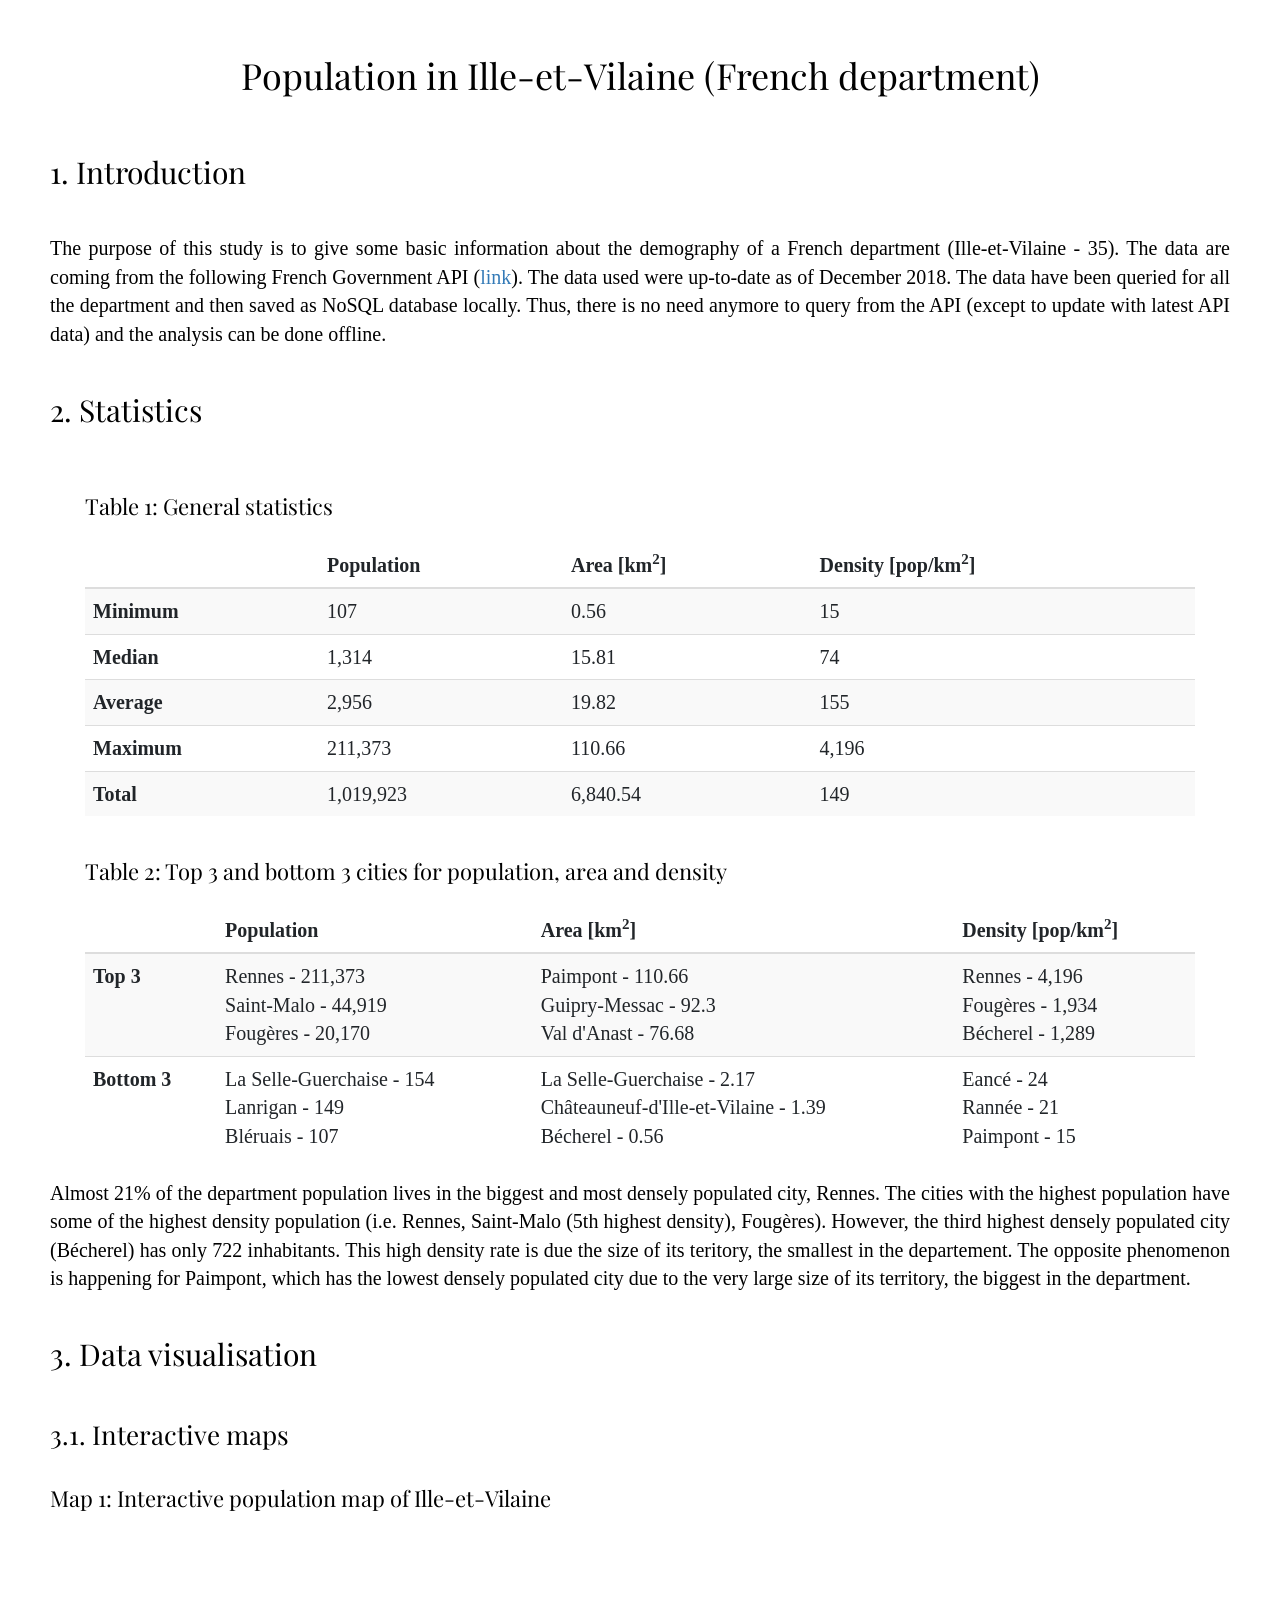
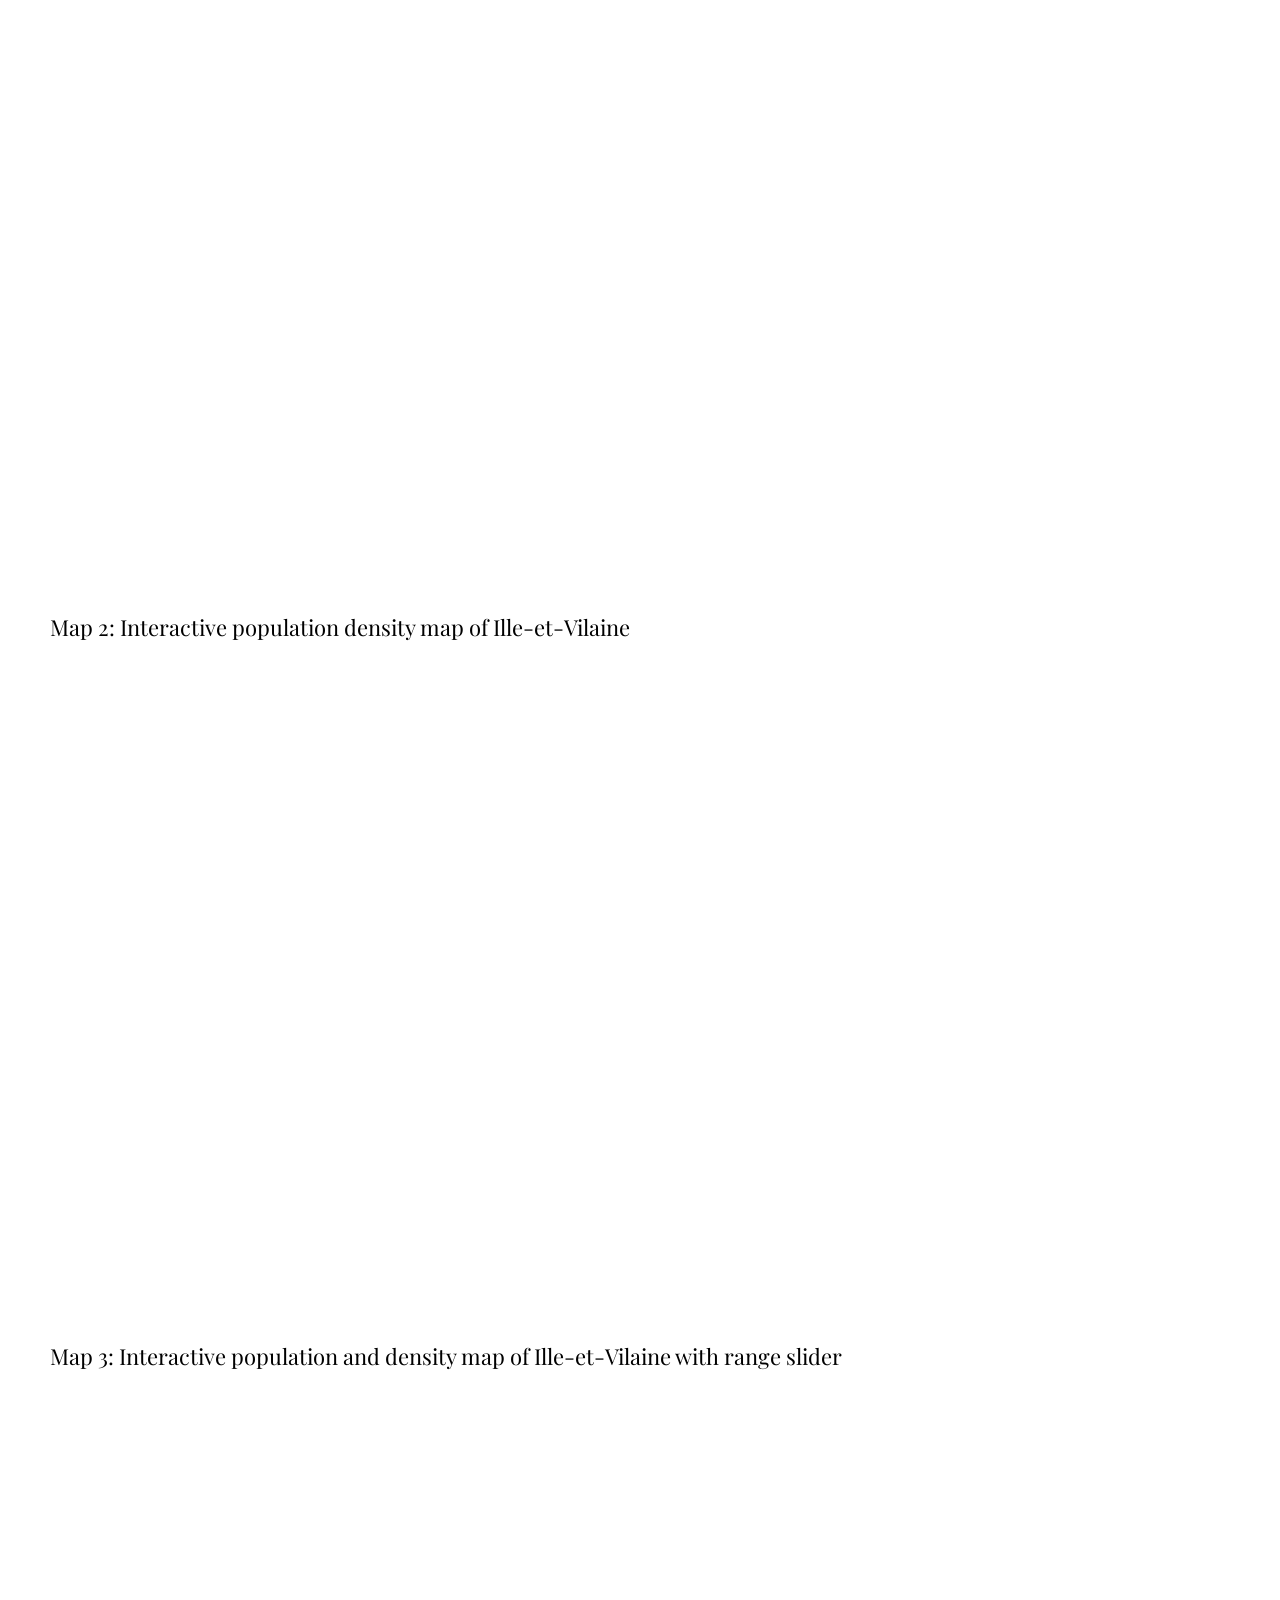
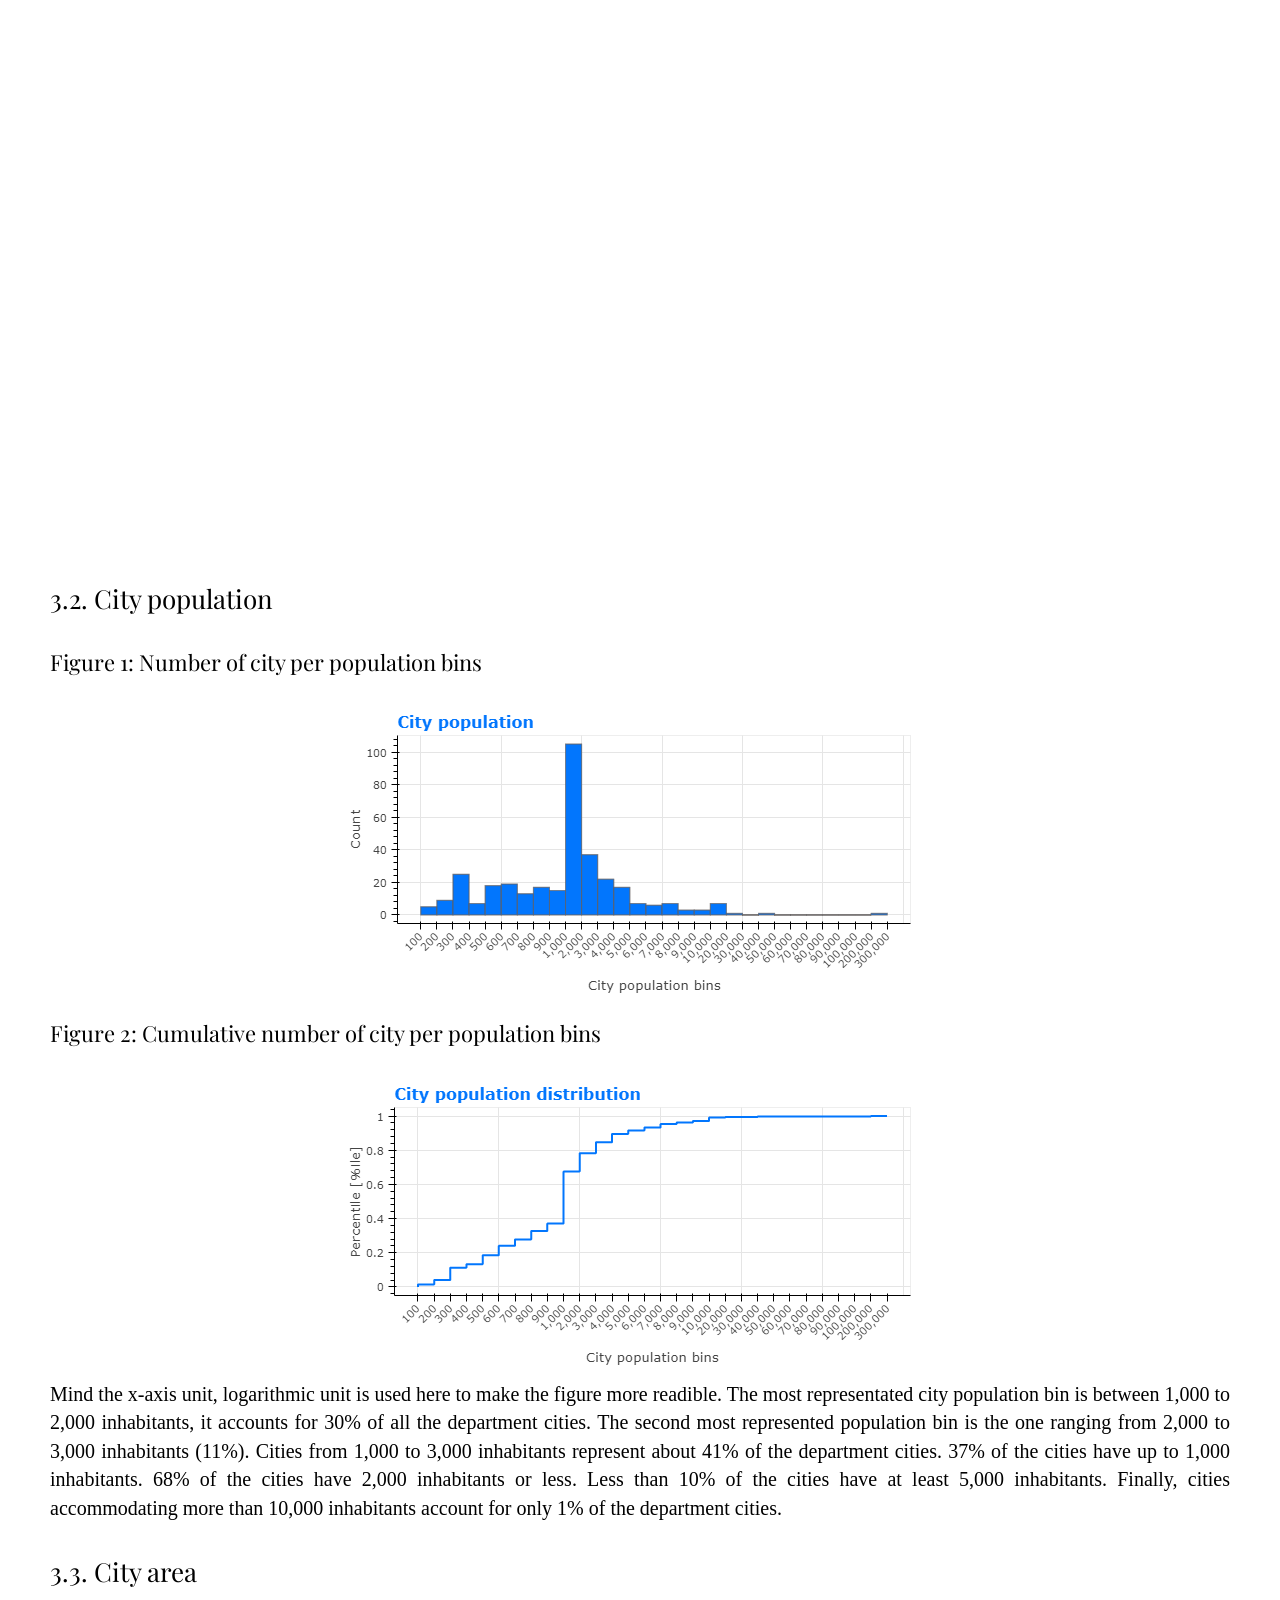
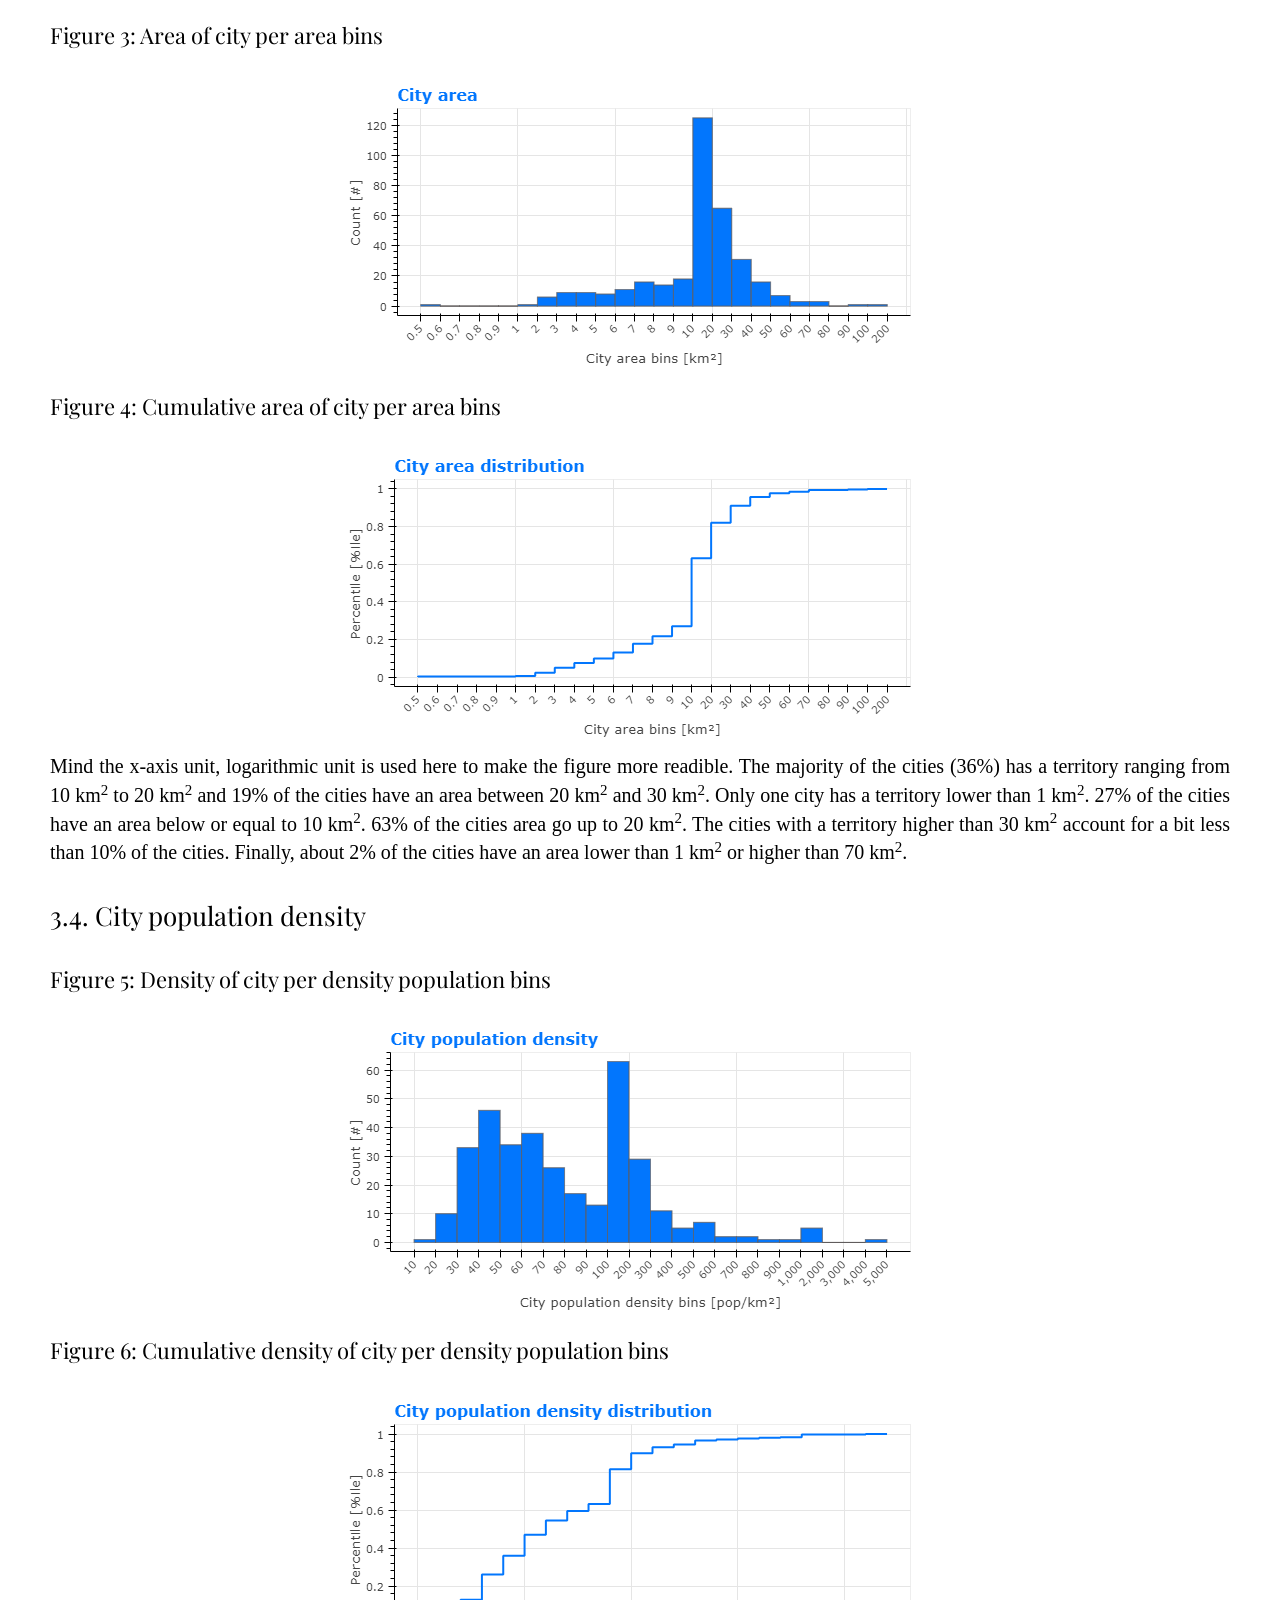
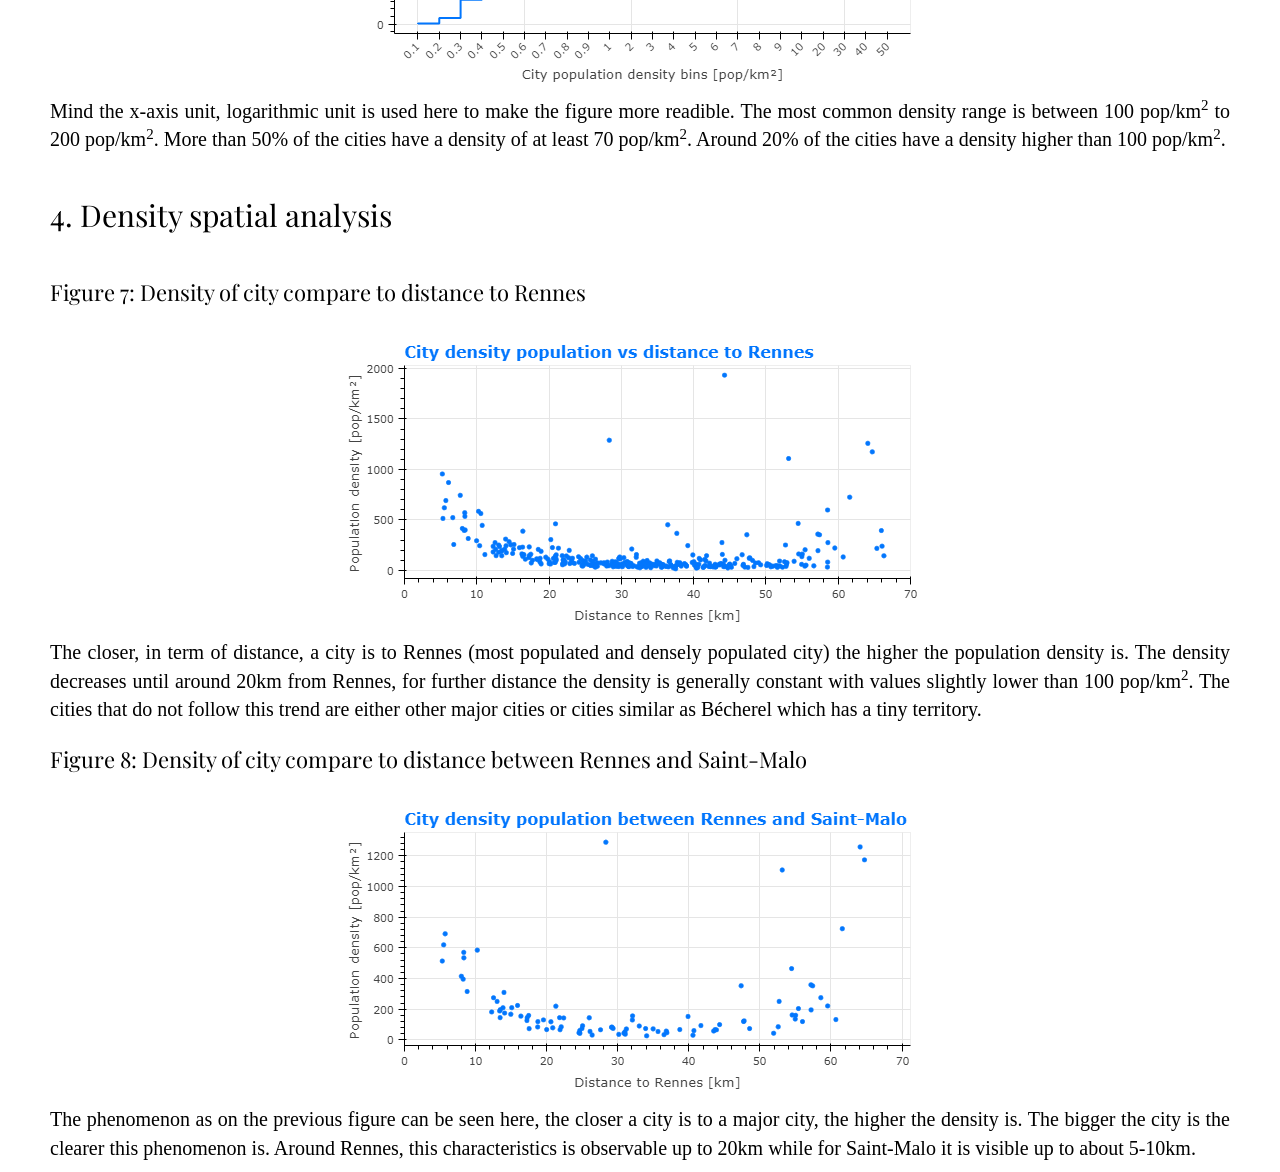
<file: index.html>
<!DOCTYPE html>
<html>

<head>
  <meta charset="utf-8">
  <meta name="viewport" content="width=device-width, initial-scale=1, shrink-to-fit=no">
  <title>Population Ille-et-Vilaine</title>
  <link rel="stylesheet" href="https://maxcdn.bootstrapcdn.com/bootstrap/4.0.0-beta.2/css/bootstrap.min.css" integrity="sha384-PsH8R72JQ3SOdhVi3uxftmaW6Vc51MKb0q5P2rRUpPvrszuE4W1povHYgTpBfshb" crossorigin="anonymous">
  
  <link rel="stylesheet" href="https://maxcdn.bootstrapcdn.com/bootstrap/3.4.1/css/bootstrap.min.css">
  <script src="https://ajax.googleapis.com/ajax/libs/jquery/3.5.1/jquery.min.js"></script>
  <script src="https://maxcdn.bootstrapcdn.com/bootstrap/3.4.1/js/bootstrap.min.js"></script>
  
  <link href="http://fonts.googleapis.com/css?family=Playfair+Display" rel="stylesheet" type="text/css">
  <link rel="stylesheet" href= "index.css">
</head>
 
<body>
	<div class="title1">Population in Ille-et-Vilaine (French department)</div>
	<div class="title2">1. Introduction</div>
	<p>The purpose of this study is to give some basic information about the demography of a French department (Ille-et-Vilaine - 35). 
	   The data are coming from the following French Government API (<a href="https://geo.api.gouv.fr.">link</a>). The data used were 
	   up-to-date as of December 2018. The data have been queried for all the department and then saved as NoSQL database locally. 
	   Thus, there is no need anymore to query from the API (except to update with latest API data) and the analysis can be done 
	   offline.</p>
	<div class="title2">2. Statistics</div>
	<div class="container">
	  <div class="title4">Table 1: General statistics</div>
	  <table class="table table-striped">
		<thead>
		  <tr>
			<th></th>
			<th>Population</th>
			<th>Area [km<sup>2</sup>]</th>
			<th>Density [pop/km<sup>2</sup>]</th>
		  </tr>
		</thead>
		<tbody>
		  <tr>
			<td><b>Minimum</b></td>
			<td>107</td>
			<td>0.56</td>
			<td>15</td>
		  </tr>
		  <tr>
			<td><b>Median</b></td>
			<td>1,314</td>
			<td>15.81</td>
			<td>74</td>
		  </tr>
		  <tr>
			<td><b>Average</b></td>
			<td>2,956</td>
			<td>19.82</td>
			<td>155</td>
		  </tr>
		  <tr>
			<td><b>Maximum</b></td>
			<td>211,373</td>
			<td>110.66</td>
			<td>4,196</td>
		  </tr>
		  <tr>
			<td><b>Total</b></td>
			<td>1,019,923</td>
			<td>6,840.54</td>
			<td>149</td>
		  </tr>
		</tbody>
	  </table>
	</div>
	
	<div class="container">
	  <div class="title4">Table 2: Top 3 and bottom 3 cities for population, area and density</div>
	  <table class="table table-striped">
		<thead>
		  <tr>
			<th></th>
			<th>Population</th>
			<th>Area [km<sup>2</sup>]</th>
			<th>Density [pop/km<sup>2</sup>]</th>
		  </tr>
		</thead>
		<tbody>
		  <tr>
			<td><b>Top 3</b></td>
			<td>Rennes - 211,373<br>Saint-Malo - 44,919<br>Fougères - 20,170</td>
			<td>Paimpont - 110.66<br>Guipry-Messac - 92.3<br>Val d'Anast - 76.68</td>
			<td>Rennes - 4,196<br>Fougères - 1,934<br>Bécherel - 1,289</td>
		  </tr>
		  <tr>
			<td><b>Bottom 3</b></td>
			<td>La Selle-Guerchaise - 154<br>Lanrigan - 149<br>Bléruais - 107</td>
			<td>La Selle-Guerchaise - 2.17<br>Châteauneuf-d'Ille-et-Vilaine - 1.39<br>Bécherel - 0.56</td>
			<td>Eancé - 24<br>Rannée - 21<br>Paimpont - 15</td>
		  </tr>
		</tbody>
	  </table>
	</div>
	<p>Almost 21% of the department population lives in the biggest and most densely populated city, Rennes. The cities with the 
	   highest population have some of the highest density population (i.e. Rennes, Saint-Malo (5th highest density), Fougères). 
	   However, the third highest densely populated city (Bécherel) has only 722 inhabitants. This high density rate is due the 
	   size of its teritory, the smallest in the departement. The opposite phenomenon is happening for Paimpont, which has the 
	   lowest densely populated city due to the very large size of its territory, the biggest in the department.</p>
	<div class="title2">3. Data visualisation</div>
	<div class="title3">3.1. Interactive maps</div>
	<div class="title4">Map 1: Interactive population map of Ille-et-Vilaine</div>
	<p style="margin-left:25%;margin-right:25%;text-align:right"><object type="text/html" data="https://florentdsgree.github.io/Population_35FR/Graphs/InteractiveMapPopulation_35.html" width="1200" height="650"></object></p>
	<div class="title4">Map 2: Interactive population density map of Ille-et-Vilaine</div>
	<p style="margin-left:25%;margin-right:25%;text-align:right"><object type="text/html" data="https://florentdsgree.github.io/Population_35FR/Graphs/InteractiveMapDensityPopulation_35.html" width="1200" height="650"></object></p>
	<div class="title4">Map 3: Interactive population and density map of Ille-et-Vilaine with range slider</div>
	<p style="margin-left:25%;margin-right:25%;text-align:right"><object type="text/html" data="https://florentdsgree.github.io/Population_35FR/Graphs/InteractiveMapDensityAndPopulationRangeSlider_35.html" width="1200" height="750"></object></p>
	<div class="title3">3.2. City population</div>
	<div class="title4">Figure 1: Number of city per population bins</div>
	<p align="center"><img src="https://florentdsgree.github.io/Population_35FR/Graphs/321_CityPopulation.png"></p>
	<div class="title4">Figure 2: Cumulative number of city per population bins</div>
	<p align="center"><img src="https://florentdsgree.github.io/Population_35FR/Graphs/322_CityPopulationDistribution.png"></p>
	<p>Mind the x-axis unit, logarithmic unit is used here to make the figure more readible. The most representated city population 
	   bin is between 1,000 to 2,000 inhabitants, it accounts for 30% of all the department cities. The second most represented 
	   population bin is the one ranging from 2,000 to 3,000 inhabitants (11%). Cities from 1,000 to 3,000 inhabitants represent 
	   about 41% of the department cities. 37% of the cities have up to 1,000 inhabitants. 68% of the cities have 2,000 inhabitants 
	   or less. Less than 10% of the cities have at least 5,000 inhabitants. Finally, cities accommodating more than 10,000 
	   inhabitants account for only 1% of the department cities.</p>
	<div class="title3">3.3. City area</div>
	<div class="title4">Figure 3: Area of city per area bins</div>
	<p align="center"><img src="https://florentdsgree.github.io/Population_35FR/Graphs/331_CityArea.png"></p>
	<div class="title4">Figure 4: Cumulative area of city per area bins</div>
	<p align="center"><img src="https://florentdsgree.github.io/Population_35FR/Graphs/332_CityAreaDistribution.png"></p>
	<p>Mind the x-axis unit, logarithmic unit is used here to make the figure more readible. The majority of the cities (36%) has a 
	   territory ranging from 10 km<sup>2</sup> to 20 km<sup>2</sup> and 19% of the cities have an area between 20 km<sup>2</sup> and 
	   30 km<sup>2</sup>. Only one city has a territory lower than 1 km<sup>2</sup>. 27% of the cities have an area below or equal to 
	   10 km<sup>2</sup>. 63% of the cities area go up to 20 km<sup>2</sup>. The cities with a territory higher than 30 km<sup>2</sup> 
	   account for a bit less than 10% of the cities. Finally, about 2% of the cities have an area lower than 1 km<sup>2</sup> or 
	   higher than 70 km<sup>2</sup>.</p>
	<div class="title3">3.4. City population density</div>
	<div class="title4">Figure 5: Density of city per density population bins</div>
	<p align="center"><img src="https://florentdsgree.github.io/Population_35FR/Graphs/341_CityPopulationDensity.png"></p>
	<div class="title4">Figure 6: Cumulative density of city per density population bins</div>
	<p align="center"><img src="https://florentdsgree.github.io/Population_35FR/Graphs/342_CityPopulationDensityDistribution.png"></p>
	<p>Mind the x-axis unit, logarithmic unit is used here to make the figure more readible. The most common density range is between 
	100 pop/km<sup>2</sup> to 200 pop/km<sup>2</sup>. More than 50% of the cities have a density of at least 70 pop/km<sup>2</sup>. 
	Around 20% of the cities have a density higher than 100 pop/km<sup>2</sup>.
	
	<div class="title2">4. Density spatial analysis</div>
	<div class="title4">Figure 7: Density of city compare to distance to Rennes</div>
	<p align="center"><img src="https://florentdsgree.github.io/Population_35FR/Graphs/352_CityDensityPopulationVsDistanceToRennes.png"></p>
	<p>The closer, in term of distance, a city is to Rennes (most populated and densely populated city) the higher the population density 
	   is. The density decreases until around 20km from Rennes, for further distance the density is generally constant with values 
	   slightly lower than 100 pop/km<sup>2</sup>. The cities that do not follow this trend are either other major cities or cities 
	   similar as Bécherel which has a tiny territory.</p>
	<div class="title4">Figure 8: Density of city compare to distance between Rennes and Saint-Malo</div>
	<p align="center"><img src="https://florentdsgree.github.io/Population_35FR/Graphs/354_CityDensityPopulationBetweenRennesAndSaintMalo.png"></p>
	<p>The phenomenon as on the previous figure can be seen here, the closer a city is to a major city, the higher the density is. The 
	   bigger the city is the clearer this phenomenon is. Around Rennes, this characteristics is observable up to 20km while for 
	   Saint-Malo it is visible up to about 5-10km.</p>


</body>



</html>
</file>
<file: index.css>
body {
	font-family : Montserrat;
	font-size : 20px;
	color : black;
	text-align : justify;
	margin-left : 50px;
	margin-right : 50px;
}

.title1 {
	font-family : Playfair Display;
	font-size : 36px;
	color : black;
	text-align : center;
	margin-top : 50px;
	margin-bottom: 50px;
}

.title2 {
	font-family : Playfair Display;
	font-size : 30px;
	color : black;
	text-align : left;
	margin-top : 40px;
	margin-bottom : 40px;
}

.title3 {
	font-family : Playfair Display;
	font-size : 26px;
	color : black;
	text-align : left;
	margin-top : 30px;
	margin-bottom : 30px;
}

.title4 {
	font-family : Playfair Display;
	font-size : 22px;
	color : black;
	text-align : left;
	margin-top : 20px;
	margin-bottom : 20px;
}
</file>
